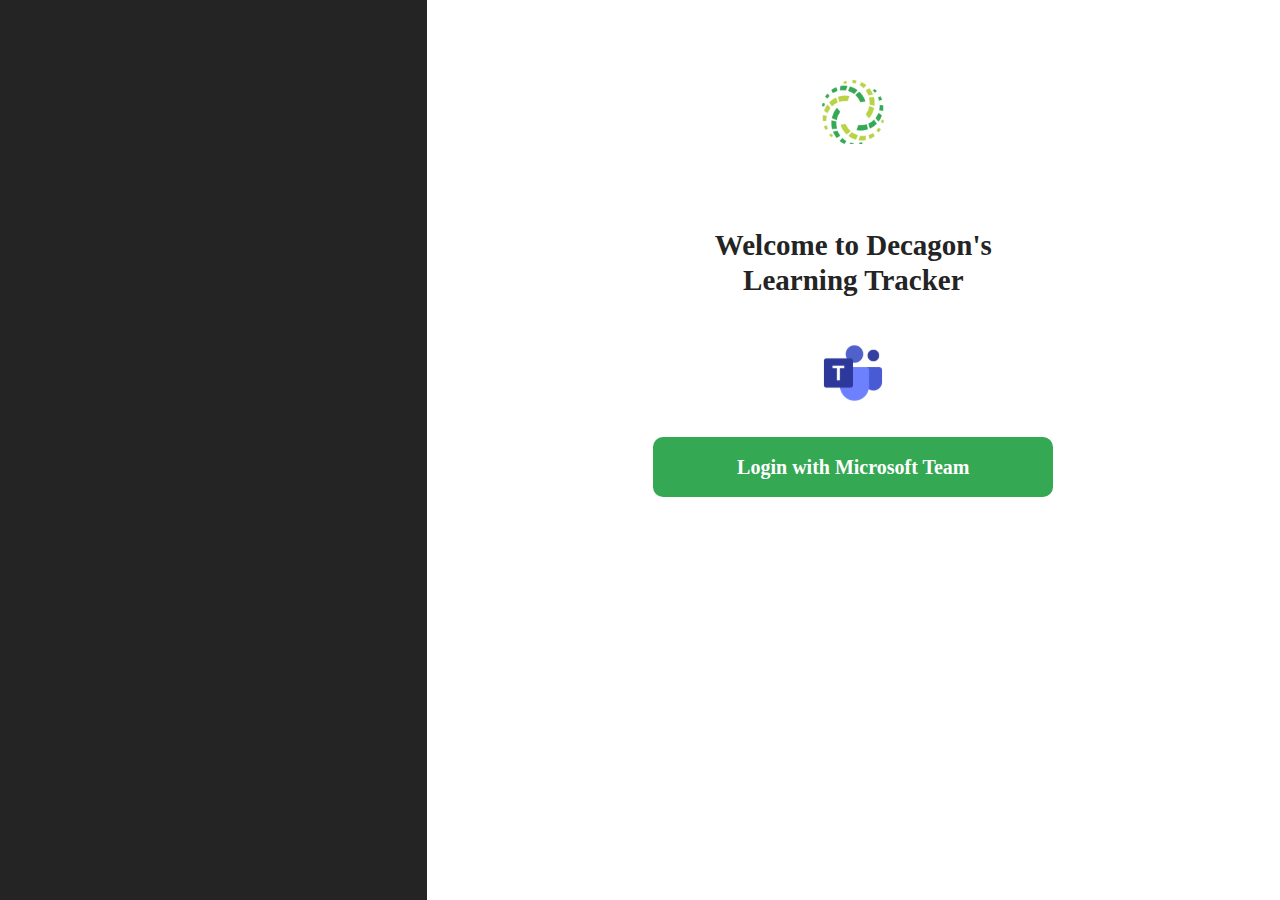
<file: index.html>
<!DOCTYPE html>
<html lang="en">
<head>
    <meta charset="UTF-8">
    <meta name="viewport" content="width=device-width, initial-scale=1.0">
    <meta http-equiv="X-UA-Compatible" content="ie=edge">
    <title>Learning Tracker</title>
    <link rel="stylesheet" href="css/default.css" >
    <link rel="stylesheet" href="css/style.css">
</head>
<body>
    <div class="container">
      <div class="col-1"></div>
      <div class="col-2">
        <div class="col-2-content">
          <div class="decagon-logo">
            <img class="decagon-img" src="images/decagon-logo.svg" alt="decagonlogo">
          </div>
          <div class="welcome-text">
            <h4 class="text">Welcome to Decagon's</h4>
            <h4 class="text"> Learning Tracker</h4>
          </div>
          <div class="teams-logo">
            <img class="teams-image" src="images/teams-logo.svg" alt="teamslogo">
          </div>
          <div class="login-button">
            <button class="button">Login with Microsoft Team</button>
          </div>
        </div>
      </div>
    </div>
</body>
</html>
</file>
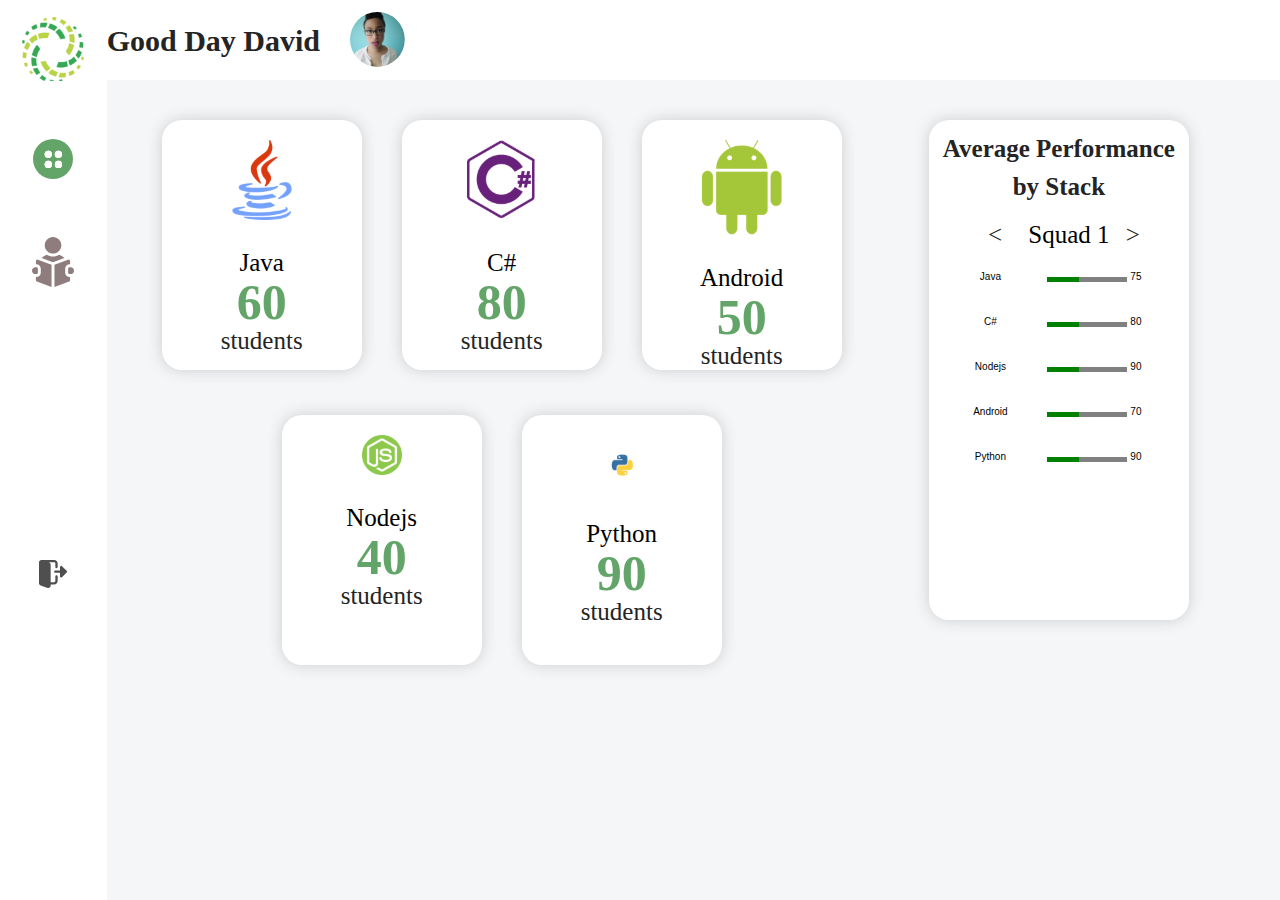
<file: dashboard.html>
<!DOCTYPE html>
<html lang="en">
<head>
    <meta charset="UTF-8">
    <meta name="viewport" content="width=device-width, initial-scale=1.0">
    <meta http-equiv="X-UA-Compatible" content="ie=edge">
    <title>Learning Tracker</title>
    <link rel="stylesheet" href="css/default.css" >
    <link rel="stylesheet" href="css/dashboard.css">
</head>
<body>
    <div class="container">
      <div class="col-1">
        <div class="side-bar">
          <div class="contents logo" class="text-sm">
            <img class=" decagon-logo-img" src="images/decagon-logo.svg" alt="logo">
          </div>
          <div class="contents overview" class="text-sm">
            <img class="overview-img" src="images/overview.svg" alt="logo">
          </div>
          <div class="contents book" class="text-sm">
            <img class="book-img" src="images/book.svg" alt="logo">
          </div>
          <div class="contents logout" class="text-sm">
            <img class="logout-img" src="images/logout.svg" alt="logo">
          </div>
        </div>
      </div>
      <div class="col-2"> 
        <div class="navbar">
          <div class="user-wrapper">
            <p class="big-p navbar-p">Good Day David</p>
            <img class="navbar-img" src="images/avatar.svg" alt="user">
          </div>
        </div>
        <div class="main-area">
          <div class="left-area">
            <!-- the card -->
            <div class="left-card">
              <div class="card-img">
                <img src="images/java.svg" alt="java" class="img" />
              </div>
              <div class="card-text">
                <ul>
                  <li class="stack-item">Java</li>
                  <li class="num-item">60</li>
                  <li class="st-item">students</li>
                </ul>
              </div>
            </div>

            <div class="left-card">
              <div class="card-img">
                <img src="images/csharp.svg" alt="java" class="img" />
              </div>
              <div class="card-text">
                <ul>
                  <li class="stack-item">C#</li>
                  <li class="num-item">80</li>
                  <li class="st-item">students</li>
                </ul>
              </div>
            </div>

            <div class="left-card">
              <div class="card-img">
                <img src="images/android.svg" alt="java" class="img" />
              </div>
              <div class="card-text">
                <ul>
                  <li class="stack-item">Android</li>
                  <li class="num-item">50</li>
                  <li class="st-item">students</li>
                </ul>
              </div>
            </div>

            <div class="left-card">
              <div class="card-img">
                <img src="images/nodejs.svg" alt="java" class="img" />
              </div>
              <div class="card-text">
                <ul>
                  <li class="stack-item">Nodejs</li>
                  <li class="num-item">40</li>
                  <li class="st-item">students</li>
                </ul>
              </div>
            </div>

            <div class="left-card">
              <div class="card-img">
                <img src="images/python.svg" alt="java" class="img" />
              </div>
              <div class="card-text">
                <ul>
                  <li class="stack-item">Python</li>
                  <li class="num-item">90</li>
                  <li class="st-item">students</li>
                </ul>
              </div>
            </div>
            <!-- end of a card -->

            
          </div>
          <div class="right-area">
            
            <div class="right-card">
              <p class="big-p" style="font-size: 25px; padding:10px;">Average Performance by Stack</p>
              <p> <span class="st-item signs"> < </span> <span class="stack-item signs"> Squad 1 </span><span class="st-item"> > </span></p>
              <div >
                <table class="table" style="margin: 0 auto">
                  <tr>
                    <td>Java</td>
                    <td><progress value="40" max="100"></progress><span>75</span></td>
                  </tr>
                  <tr>
                    <td>C#</td>
                    <td><progress value="40" max="100"></progress><span>80</span></td>
                  </tr>
                  <tr>
                    <td>Nodejs</td>
                    <td><progress value="40" max="100"></progress><span>90</span></td>
                  </tr>
                  <tr>
                    <td>Android</td>
                    <td><progress value="40" max="100"></progress><span>70</span></td>
                  </tr>
                  <tr>
                    <td>Python</td>
                    <td><progress value="40" max="100"></progress><span>90</span></td>
                  </tr>
                </table>
            </div>
            </div>
          </div>
        </div>
      </div>
    </div>
</body>
</file>
<file: css/default.css>
/* Remove default styles */
* {
  margin: 0;
  padding: 0;
  border: 0;
}

:link,
:visited {
  text-decoration: none;
}

ul,
ol {
  list-style: none;
}


ul,
ol,
li,
h1,
h2,
h3,
h4,
h5,
h6,
pre,
form,
body,
html,
p,
blockquote,
fieldset,
input {
  margin: 0;
  padding: 0;
}

a img,
:link img,
:visited img {
  border: none;
}

address {
  font-style: normal;
}

/* classes for floating and clearing */
.clear 
    { 
    clear:both; 
} 

.right 
    { 
    float: right; 
} 

.left 
    { 
    float: left; 
}


/* Set the document up */
body 
    { 
    font: 62.5%/1.5  "Lucida Grande", "Lucida Sans", Tahoma, Verdana, sans-serif; 
    background: #FFFFFF;
    color: #000000;     
    text-align:center; 
    height: 100%;
} 


/* Tables  */ 

table 
  {  
  border-spacing: 0; 
  border-collapse: collapse; 
} 

td  
  { 
  text-align: left; 
  font-weight: normal; 
}
</file>
<file: css/style.css>
.container {
  display: grid;
  grid-template-columns: 1fr 2fr;
}
.col-1 {
  background:#242424;
  height: 100vh;
}
.col-2 {
  
  height: 100vh;
}
.col-2-content{
  position: relative;
  top:6em;
  margin: 0 auto;
}
.decagon-logo {
  padding: 2em;
  margin-bottom: 4em;
}
.welcome-text {
  padding: 2em;
}
.welcome-text h4 {
  font-family: Volte;
  font-style: normal;
  font-weight: 600;
  font-size: 29px;
  line-height: 35px;
  text-align: center;
  color: #242424;
}
.teams-logo {
  padding: 2em;
  margin-bottom: 0.5em;
}
.button {
width: 20em;
height: 3em;
background: #34A853;
border-radius: 10px;


font-family: Volte;
font-style: normal;
font-weight: 600;
font-size: 2em;


color: #FFFFFF;

}

@media screen and (max-width: 768px) {
  .container {
    display: block;
  }
  .col-1 {
    display: none;
  }
}

@media screen and (max-width: 411px) {
  .button {
    width: 15em;
    
    }
}

@media screen and (max-width: 280px) {
  .button {
    width: 15em;
    font-size: 1.5em;
    }
}
</file>
<file: css/dashboard.css>
body{
  background:#F4F6F8;

}
.container {
  display: grid;
  grid-template-columns: 1fr 11fr;
  
}

/* Sidebar styling */
.col-1 {
  background: #FFFFFF;
  height: 100vh;
}

.sidebar {

}
.decagon-logo {
  width: 57px;
  height: 59px;
}
.contents{
  padding: 2px;
  margin-top: 15px;
  
}
.logo{
  margin-bottom: 50px;
}
.sidebar-contents{}
.overview{
  margin-top: 50px;
}
.book{
  margin-top: 50px;
}
.book-img{
  width: 50px;
}
.logout{
  position: relative;
  top: 250px;
}

/* Main area stylying */
.col-2 {
  height: 100vh;
}

/* Main nav */
.navbar{
  background: #FFFFFF;
  width:100%;
  height: 80px;
  
}
.user-wrapper{
  position: relative;
  top:12px;
  display: flex;
  justify-content: flex-start;
}
.big-p{
  
  font-family: Mulish;
  font-style: normal;
  font-weight: 800;
  font-size: 30px;
  line-height: 38px;
  color: #242424;
}
.navbar-p{
  position: relative;
  top: 10px;
  margin-right: 30px;
}
.navbar-img{ 
  width: 54.82px;
  height: 54.82px;
}

.main-area{
  display:grid;
  grid-template-columns: 2fr 1fr;
}
.left-area{
  display: flex;
  flex-wrap: wrap;
  max-width: 750px;
  justify-content: center;
}
.left-card{
  background: #FFFFFF;
  width: 200px;
  height: 250px;
  -moz-box-shadow: 0 0 10px #ccc;
  -webkit-box-shadow: 0 0 10px #ccc;
  box-shadow: 0 0 15px #ccc;
  margin-left: 40px;
  margin-top: 40px;
  margin-bottom: 5px;
  border-radius: 20px;
  
}

.right-card{
  background: #FFFFFF;
  max-width: 260px;
  height: 500px;
  -moz-box-shadow: 0 0 10px #ccc;
  -webkit-box-shadow: 0 0 10px #ccc;
  box-shadow: 0 0 15px #ccc;
  margin-left: 40px;
  margin-top: 40px;
  border-radius: 20px;
}

.img{
  width: 80px;
  padding: 20px;
}
.stack-item{
  font-family: Mulish;
  font-style: normal;
  font-weight: normal;
  font-size: 25px;

  color: #000000;
}
.num-item{
  font-family: Mulish;
  font-style: normal;
  font-weight: 900;
  font-size: 50px;
  color: #63A568;
  line-height: 40px;
}
.st-item{
  font-family: Mulish;
  font-size: 25px;
  color: #242424;
  font-family: Mulish;
  font-style: normal;
  font-weight: normal;
}
.signs{
  padding: 10px;
}

table{
  border-collapse: collapse;
  width: 80%;
  padding: 10px;
}
th, td {
  padding: 15px;
  text-align: center;
}

progress{
  width:80px;
  height:5px;
  background-color:pink;
  border-radius: 10px;
  margin-right: 3px;
}

@media screen and (max-width: 768px) {
  .container {
    display: block;
    height: auto;
    
  }
  /* Media query for sidebar */
  .col-1 {
    height: 100px;
    display: flex;
    justify-content: space-around;
    border: 1px solid #E5E5E5;
  }
  .decagon-logo-img {width: 60px;}
  .overview-img{width: 50px;}
  .book-img{width: 50px;}
  .logout-img{width: 50px;}

  .contents{
    padding: 10px;
    margin-top: 10px;
    
  }
  .logo{
    position: relative;
    margin-bottom: 0px;
    right: 230px;

  }
  .side-bar{
    display: flex;
  }
  .logout{
    position: relative;
    top: 0px;
  }
  .main-area{
    display:block;
  }
  .right-card{
    margin: 0 auto;
    margin-top: 20px
  }
}
@media screen and (max-width: 540px) {
  .logo{
    right:95px;
}
}
@media screen and (max-width: 411px) {
  .logo{
    right:15px;

  }
}

@media screen and (max-width: 360px) {
  .logo{
    margin-right:50px;

  }

  /* end of media query for sidebar */

  /* Media query for main area */
  
}
</file>
